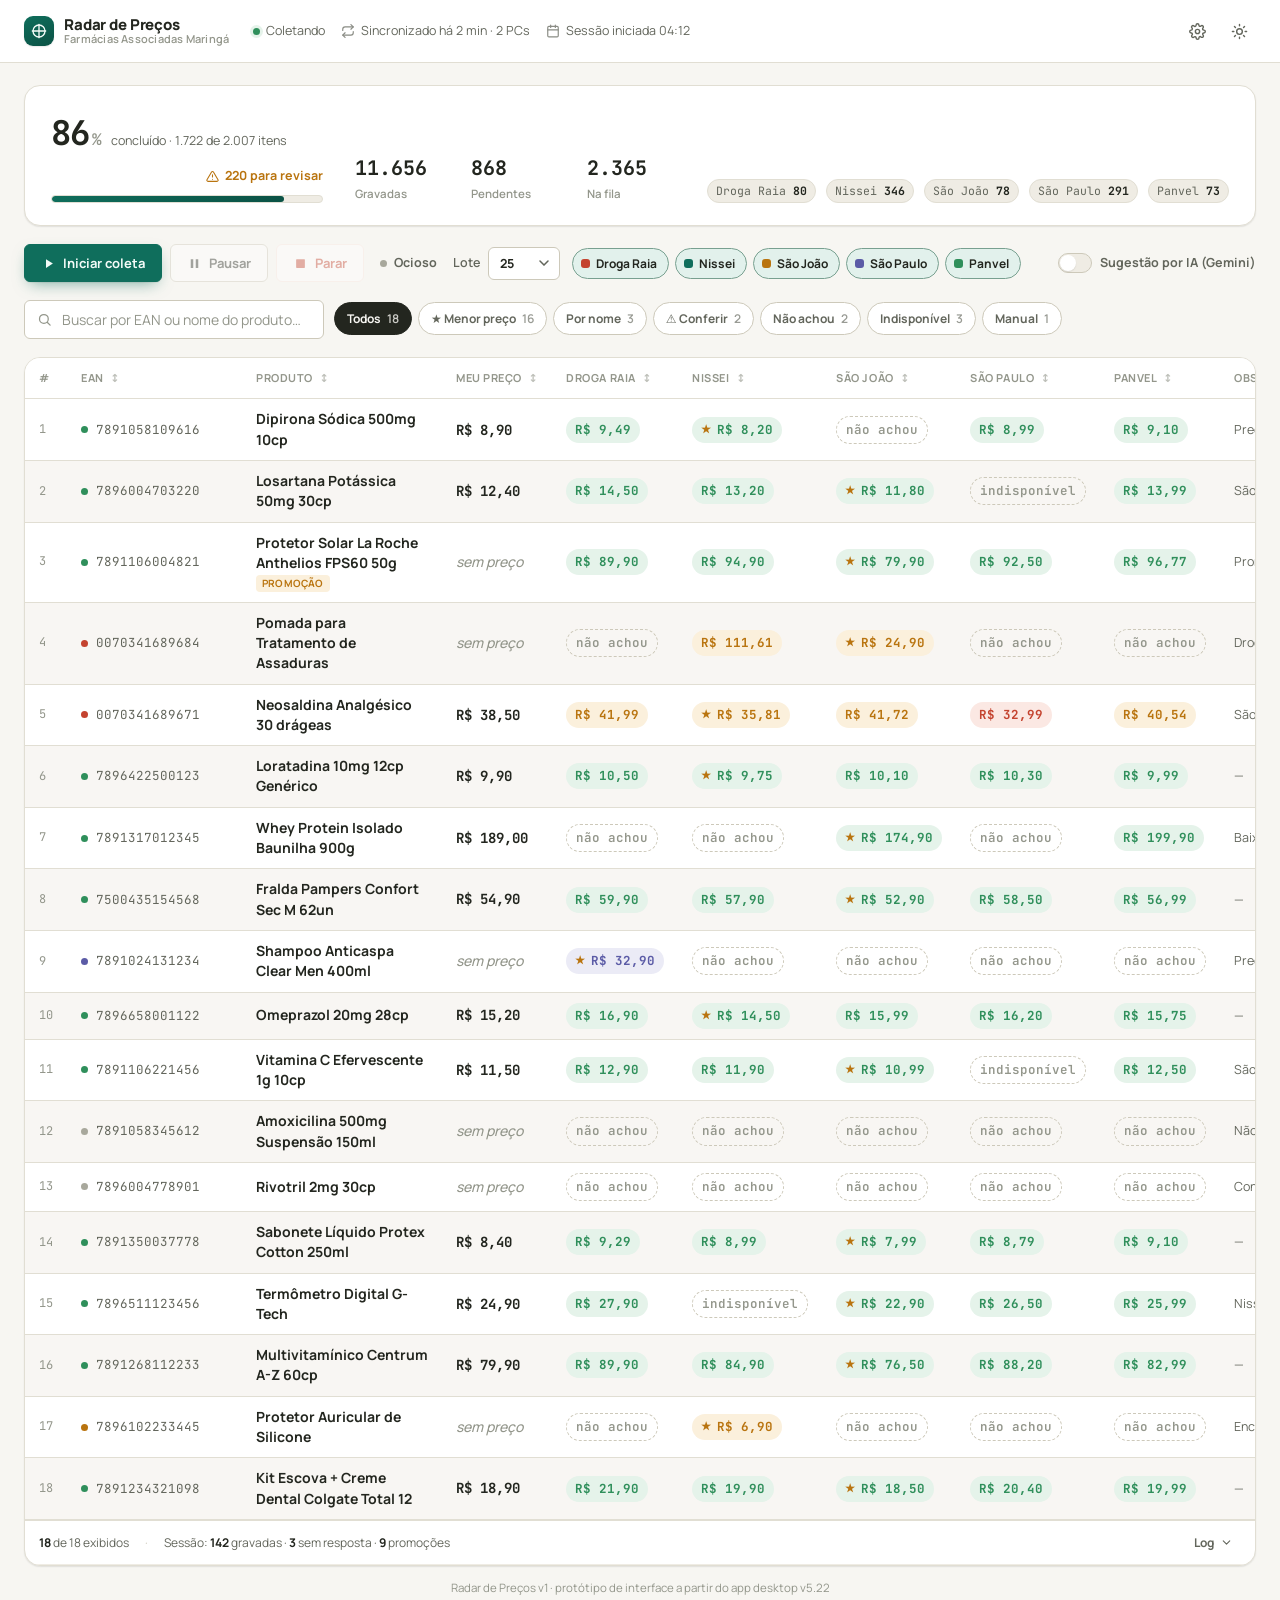
<file: consulta-precos-drogaraia/web/index.html>
<!doctype html>
<html lang="pt-BR">
<head>
<meta charset="UTF-8" />
<meta name="viewport" content="width=device-width, initial-scale=1" />
<title>Radar de Preços — Farmácias Associadas</title>
<link rel="preconnect" href="https://fonts.googleapis.com" />
<link rel="preconnect" href="https://fonts.gstatic.com" crossorigin />
<link href="https://fonts.googleapis.com/css2?family=Manrope:wght@500;700;800&family=JetBrains+Mono:wght@500;700&display=swap" rel="stylesheet" />
<link rel="stylesheet" href="styles.css" />
</head>
<body>
<div class="app">

  <!-- Topbar -->
  <header class="topbar">
    <div class="brand">
      <span class="brand-mark">
        <svg viewBox="0 0 24 24" fill="none" stroke="#f3fbf8" stroke-width="2" stroke-linecap="round" stroke-linejoin="round"><path d="M12 2v20M2 12h20"/><circle cx="12" cy="12" r="9"/></svg>
      </span>
      <div class="brand-text">
        <span class="brand-name">Radar de Preços</span>
        <span class="brand-sub">Farmácias Associadas Maringá</span>
      </div>
    </div>

    <div class="topbar-meta">
      <span class="meta-item"><span class="dot live" id="collectDot"></span> <span id="collectState">Coletando</span></span>
      <span class="meta-item">
        <svg viewBox="0 0 24 24" fill="none" stroke="currentColor" stroke-width="2" stroke-linecap="round" stroke-linejoin="round"><path d="M17 1l4 4-4 4"/><path d="M3 11V9a4 4 0 0 1 4-4h14"/><path d="M7 23l-4-4 4-4"/><path d="M21 13v2a4 4 0 0 1-4 4H3"/></svg>
        Sincronizado há 2 min · 2 PCs
      </span>
      <span class="meta-item">
        <svg viewBox="0 0 24 24" fill="none" stroke="currentColor" stroke-width="2" stroke-linecap="round" stroke-linejoin="round"><rect x="3" y="4" width="18" height="18" rx="2"/><path d="M16 2v4M8 2v4M3 10h18"/></svg>
        Sessão iniciada 04:12
      </span>
    </div>

    <div class="topbar-actions">
      <button class="icon-btn" title="Configurações" aria-label="Configurações">
        <svg viewBox="0 0 24 24" fill="none" stroke="currentColor" stroke-width="2" stroke-linecap="round" stroke-linejoin="round"><circle cx="12" cy="12" r="3"/><path d="M19.4 15a1.65 1.65 0 0 0 .33 1.82l.06.06a2 2 0 1 1-2.83 2.83l-.06-.06a1.65 1.65 0 0 0-1.82-.33 1.65 1.65 0 0 0-1 1.51V21a2 2 0 0 1-4 0v-.09A1.65 1.65 0 0 0 9 19.4a1.65 1.65 0 0 0-1.82.33l-.06.06a2 2 0 1 1-2.83-2.83l.06-.06a1.65 1.65 0 0 0 .33-1.82 1.65 1.65 0 0 0-1.51-1H3a2 2 0 0 1 0-4h.09A1.65 1.65 0 0 0 4.6 9a1.65 1.65 0 0 0-.33-1.82l-.06-.06a2 2 0 1 1 2.83-2.83l.06.06a1.65 1.65 0 0 0 1.82.33H9a1.65 1.65 0 0 0 1-1.51V3a2 2 0 0 1 4 0v.09a1.65 1.65 0 0 0 1 1.51 1.65 1.65 0 0 0 1.82-.33l.06-.06a2 2 0 1 1 2.83 2.83l-.06.06a1.65 1.65 0 0 0-.33 1.82V9a1.65 1.65 0 0 0 1.51 1H21a2 2 0 0 1 0 4h-.09a1.65 1.65 0 0 0-1.51 1z"/></svg>
      </button>
      <button class="icon-btn" id="themeToggle" title="Alternar tema" aria-label="Alternar tema claro/escuro">
        <svg id="iconSun" viewBox="0 0 24 24" fill="none" stroke="currentColor" stroke-width="2" stroke-linecap="round" stroke-linejoin="round"><circle cx="12" cy="12" r="4"/><path d="M12 2v2M12 20v2M4.9 4.9l1.4 1.4M17.7 17.7l1.4 1.4M2 12h2M20 12h2M4.9 19.1l1.4-1.4M17.7 6.3l1.4-1.4"/></svg>
        <svg id="iconMoon" viewBox="0 0 24 24" fill="none" stroke="currentColor" stroke-width="2" stroke-linecap="round" stroke-linejoin="round" style="display:none"><path d="M21 12.8A9 9 0 1 1 11.2 3 7 7 0 0 0 21 12.8z"/></svg>
      </button>
    </div>
  </header>

  <main class="main">

    <!-- Overview -->
    <section class="overview" aria-label="Resumo da coleta">
      <div class="overview-progress">
        <div class="overview-progress-head">
          <span class="overview-figure">86<small>%</small></span>
          <span class="overview-label">concluído · 1.722 de 2.007 itens</span>
          <span class="overview-review">
            <svg viewBox="0 0 24 24" fill="none" stroke="currentColor" stroke-width="2" stroke-linecap="round" stroke-linejoin="round"><path d="M12 9v4M12 17h.01M10.29 3.86L1.82 18a2 2 0 0 0 1.71 3h16.94a2 2 0 0 0 1.71-3L13.71 3.86a2 2 0 0 0-3.42 0z"/></svg>
            220 para revisar
          </span>
        </div>
        <div class="progress-track"><div class="progress-fill" id="progressFill"></div></div>
      </div>
      <div class="overview-stats">
        <div class="overview-stat"><span class="n">11.656</span><span class="l">Gravadas</span></div>
        <div class="overview-stat"><span class="n">868</span><span class="l">Pendentes</span></div>
        <div class="overview-stat"><span class="n">2.365</span><span class="l">Na fila</span></div>
      </div>
      <div class="pharmacy-tally">
        <span class="tally-chip">Droga Raia <b>80</b></span>
        <span class="tally-chip">Nissei <b>346</b></span>
        <span class="tally-chip">São João <b>78</b></span>
        <span class="tally-chip">São Paulo <b>291</b></span>
        <span class="tally-chip">Panvel <b>73</b></span>
      </div>
    </section>

    <!-- Controls -->
    <section class="controls" aria-label="Controles de coleta">
      <div class="run-controls">
        <button class="btn btn-primary" id="btnStart">
          <svg viewBox="0 0 24 24" fill="currentColor"><path d="M8 5v14l11-7z"/></svg>
          Iniciar coleta
        </button>
        <button class="btn" id="btnPause" disabled>
          <svg viewBox="0 0 24 24" fill="currentColor"><path d="M6 5h4v14H6zM14 5h4v14h-4z"/></svg>
          Pausar
        </button>
        <button class="btn btn-danger-ghost" id="btnStop" disabled>
          <svg viewBox="0 0 24 24" fill="currentColor"><rect x="5" y="5" width="14" height="14" rx="1"/></svg>
          Parar
        </button>
      </div>

      <span class="run-state" id="runState">
        <span class="dot" id="runDot"></span> Ocioso
      </span>

      <div class="field">
        Lote
        <select id="batchSize">
          <option>5</option>
          <option selected>25</option>
          <option>50</option>
          <option>100</option>
          <option>200</option>
          <option>500</option>
          <option>Tudo</option>
        </select>
      </div>

      <div class="pharmacy-toggles" aria-label="Farmácias consultadas">
        <label class="ph-toggle"><input type="checkbox" checked><span class="swatch" style="background:#c4432f"></span>Droga Raia</label>
        <label class="ph-toggle"><input type="checkbox" checked><span class="swatch" style="background:#0f6e5c"></span>Nissei</label>
        <label class="ph-toggle"><input type="checkbox" checked><span class="swatch" style="background:#b9740f"></span>São João</label>
        <label class="ph-toggle"><input type="checkbox" checked><span class="swatch" style="background:#5b5ba6"></span>São Paulo</label>
        <label class="ph-toggle"><input type="checkbox" checked><span class="swatch" style="background:#2f8f5b"></span>Panvel</label>
      </div>

      <label class="ai-toggle">
        <input type="checkbox" id="aiToggle">
        <span class="switch"></span>
        Sugestão por IA (Gemini)
      </label>
    </section>

    <!-- Filters -->
    <section class="filter-row" aria-label="Filtros de resultado">
      <div class="search-box">
        <svg viewBox="0 0 24 24" fill="none" stroke="currentColor" stroke-width="2" stroke-linecap="round" stroke-linejoin="round"><circle cx="11" cy="11" r="7"/><path d="M21 21l-4.3-4.3"/></svg>
        <input type="text" id="searchInput" placeholder="Buscar por EAN ou nome do produto…" />
      </div>
      <div class="chip-scroll" id="chipRow">
        <button class="chip active" data-filter="todos">Todos <span class="count" data-count="todos">0</span></button>
        <button class="chip" data-filter="menor-preco">★ Menor preço <span class="count" data-count="menor-preco">0</span></button>
        <button class="chip" data-filter="por-nome">Por nome <span class="count" data-count="por-nome">0</span></button>
        <button class="chip" data-filter="conferir">⚠ Conferir <span class="count" data-count="conferir">0</span></button>
        <button class="chip" data-filter="nao-achou">Não achou <span class="count" data-count="nao-achou">0</span></button>
        <button class="chip" data-filter="indisponivel">Indisponível <span class="count" data-count="indisponivel">0</span></button>
        <button class="chip" data-filter="manual">Manual <span class="count" data-count="manual">0</span></button>
      </div>
    </section>

    <!-- Table -->
    <section class="table-wrap">
      <div class="table-scroll">
        <table>
          <thead>
            <tr>
              <th class="col-num">#</th>
              <th class="col-ean" data-sort="ean">EAN <span class="arrow">↕</span></th>
              <th data-sort="produto">Produto <span class="arrow">↕</span></th>
              <th data-sort="meu">Meu preço <span class="arrow">↕</span></th>
              <th data-sort="raia">Droga Raia <span class="arrow">↕</span></th>
              <th data-sort="nissei">Nissei <span class="arrow">↕</span></th>
              <th data-sort="saojoao">São João <span class="arrow">↕</span></th>
              <th data-sort="saopaulo">São Paulo <span class="arrow">↕</span></th>
              <th data-sort="panvel">Panvel <span class="arrow">↕</span></th>
              <th class="col-obs">Observações</th>
            </tr>
          </thead>
          <tbody id="tableBody">
            <!-- rows injected by app.js -->
          </tbody>
        </table>
      </div>
      <div class="empty-state" id="emptyState">
        <svg viewBox="0 0 24 24" fill="none" stroke="currentColor" stroke-width="1.6" stroke-linecap="round" stroke-linejoin="round"><circle cx="11" cy="11" r="7"/><path d="M21 21l-4.3-4.3"/></svg>
        <strong>Nada por aqui</strong>
        <span>Nenhum item corresponde a esse filtro ou busca.</span>
      </div>

      <div class="statusbar">
        <span><strong id="visibleCount">18</strong> de 18 exibidos</span>
        <span class="sep">·</span>
        <span>Sessão: <strong>142</strong> gravadas · <strong>3</strong> sem resposta · <strong>9</strong> promoções</span>
        <span class="spacer"></span>
        <button class="log-toggle" id="logToggle">
          Log
          <svg viewBox="0 0 24 24" fill="none" stroke="currentColor" stroke-width="2" stroke-linecap="round" stroke-linejoin="round"><path d="M6 9l6 6 6-6"/></svg>
        </button>
      </div>

      <div class="log-drawer" id="logDrawer">
        <div class="log-inner" id="logInner">
          <div class="log-line"><span class="t">04:50:08</span><span>Fila de prioridade: 13 itens problemáticos vão primeiro</span></div>
          <div class="log-line"><span class="t">04:50:11</span><span class="ok-txt">São João: OK — 007034168967 encontrado por nome (R$ 41,72)</span></div>
          <div class="log-line"><span class="t">04:50:14</span><span class="warn-txt">Droga Raia: busca por nome também falhou para 007034168971</span></div>
          <div class="log-line"><span class="t">04:50:19</span><span class="err-txt">Panvel: timeout — Cloudflare detectou possível robô, entrando em quarentena (15 min)</span></div>
          <div class="log-line"><span class="t">04:50:23</span><span class="ok-txt">Nissei: promoção detectada — de R$ 114,90 por R$ 70,98</span></div>
        </div>
      </div>
    </section>

  </main>

  <footer class="made-with">Radar de Preços v1 · protótipo de interface a partir do app desktop v5.22</footer>
</div>

<script src="app.js"></script>
</body>
</html>
</file>
<file: consulta-precos-drogaraia/web/styles.css>
:root {
  --bg: #f7f6f2;
  --bg-elevated: #ffffff;
  --bg-sunken: #efece4;
  --text: #23261f;
  --text-muted: #63665c;
  --text-faint: #93968b;
  --border: #e1ded3;
  --border-strong: #cdc9ba;

  --accent: #0f6e5c;
  --accent-strong: #0b5245;
  --accent-tint: #e2f1ec;
  --accent-contrast: #f3fbf8;

  --ok: #2f8f5b;
  --ok-tint: #e5f3ea;
  --nome: #b9740f;
  --nome-tint: #fbf0dc;
  --divergente: #c4432f;
  --divergente-tint: #fbe8e3;
  --indisponivel: #6b6f7d;
  --indisponivel-tint: #eceef2;
  --manual: #5b5ba6;
  --manual-tint: #ebebf6;
  --ausente: #a8a89c;

  --shadow-sm: 0 1px 2px rgba(35, 38, 31, 0.06), 0 1px 1px rgba(35, 38, 31, 0.04);
  --shadow-md: 0 8px 24px -8px rgba(35, 38, 31, 0.18), 0 2px 6px rgba(35, 38, 31, 0.06);
  --shadow-lg: 0 24px 48px -16px rgba(35, 38, 31, 0.28);

  --radius-sm: 6px;
  --radius-md: 10px;
  --radius-lg: 16px;

  --font-ui: "Manrope", "Segoe UI", ui-sans-serif, system-ui, sans-serif;
  --font-data: "JetBrains Mono", ui-monospace, "Cascadia Code", Consolas, monospace;

  color-scheme: light;
}

:root[data-theme="dark"] {
  --bg: #14171a;
  --bg-elevated: #1c2023;
  --bg-sunken: #101315;
  --text: #e9ebe6;
  --text-muted: #a2a69c;
  --text-faint: #6d7168;
  --border: #2b302f;
  --border-strong: #3a403c;

  --accent: #3fb894;
  --accent-strong: #5fd0ad;
  --accent-tint: #16302a;
  --accent-contrast: #0c1513;

  --ok: #4cad78;
  --ok-tint: #17301f;
  --nome: #dba13e;
  --nome-tint: #332609;
  --divergente: #e26853;
  --divergente-tint: #3a1a14;
  --indisponivel: #9aa0b3;
  --indisponivel-tint: #262a33;
  --manual: #9f9fe0;
  --manual-tint: #26263f;
  --ausente: #565a54;

  --shadow-sm: 0 1px 2px rgba(0, 0, 0, 0.3);
  --shadow-md: 0 12px 28px -10px rgba(0, 0, 0, 0.55), 0 2px 8px rgba(0, 0, 0, 0.3);
  --shadow-lg: 0 28px 56px -18px rgba(0, 0, 0, 0.6);

  color-scheme: dark;
}

@media (prefers-color-scheme: dark) {
  :root:not([data-theme="light"]) {
    --bg: #14171a;
    --bg-elevated: #1c2023;
    --bg-sunken: #101315;
    --text: #e9ebe6;
    --text-muted: #a2a69c;
    --text-faint: #6d7168;
    --border: #2b302f;
    --border-strong: #3a403c;
    --accent: #3fb894;
    --accent-strong: #5fd0ad;
    --accent-tint: #16302a;
    --accent-contrast: #0c1513;
    --ok: #4cad78;
    --ok-tint: #17301f;
    --nome: #dba13e;
    --nome-tint: #332609;
    --divergente: #e2685f;
    --divergente-tint: #3a1a14;
    --indisponivel: #9aa0b3;
    --indisponivel-tint: #262a33;
    --manual: #9f9fe0;
    --manual-tint: #26263f;
    --ausente: #565a54;
    color-scheme: dark;
  }
}

* { box-sizing: border-box; }
html, body { height: 100%; }

body {
  margin: 0;
  background: var(--bg);
  color: var(--text);
  font-family: var(--font-ui);
  font-size: 14px;
  line-height: 1.45;
  -webkit-font-smoothing: antialiased;
  overflow-x: hidden;
}

::selection { background: #1a1a1a; color: #ffffff; }
:root[data-theme="dark"] ::selection { background: #f2f2f2; color: #1a1a1a; }
@media (prefers-color-scheme: dark) {
  :root:not([data-theme="light"]) ::selection { background: #f2f2f2; color: #1a1a1a; }
}

button, input, select { font-family: inherit; font-size: inherit; color: inherit; }

.app {
  display: flex;
  flex-direction: column;
  min-height: 100vh;
}

/* ---------- Topbar ---------- */

.topbar {
  display: flex;
  align-items: center;
  gap: 20px;
  padding: 14px 24px;
  background: var(--bg-elevated);
  border-bottom: 1px solid var(--border);
  position: sticky;
  top: 0;
  z-index: 30;
}

.brand {
  display: flex;
  align-items: center;
  gap: 10px;
  margin-right: 4px;
}

.brand-mark {
  width: 30px;
  height: 30px;
  border-radius: 9px;
  background: linear-gradient(155deg, var(--accent) 0%, var(--accent-strong) 100%);
  display: grid;
  place-items: center;
  flex-shrink: 0;
  box-shadow: var(--shadow-sm);
}

.brand-mark svg { width: 16px; height: 16px; }

.brand-text { display: flex; flex-direction: column; line-height: 1.15; }

.brand-name {
  font-weight: 800;
  font-size: 15px;
  letter-spacing: -0.01em;
}

.brand-sub {
  font-size: 11px;
  color: var(--text-faint);
  font-weight: 600;
  letter-spacing: 0.02em;
}

.topbar-meta {
  display: flex;
  align-items: center;
  gap: 16px;
  color: var(--text-muted);
  font-size: 12.5px;
  flex: 1;
  min-width: 0;
}

.meta-item { display: flex; align-items: center; gap: 6px; white-space: nowrap; }
.meta-item svg { width: 14px; height: 14px; flex-shrink: 0; opacity: 0.75; }

.dot {
  width: 7px; height: 7px; border-radius: 50%;
  background: var(--ausente);
  flex-shrink: 0;
}
.dot.live { background: var(--ok); box-shadow: 0 0 0 3px var(--ok-tint); animation: pulse 2.2s ease-in-out infinite; }
.dot.warn { background: var(--nome); box-shadow: 0 0 0 3px var(--nome-tint); }

@keyframes pulse {
  0%, 100% { box-shadow: 0 0 0 0 rgba(47, 143, 91, 0.35); }
  50% { box-shadow: 0 0 0 5px rgba(47, 143, 91, 0); }
}

.topbar-actions { display: flex; align-items: center; gap: 8px; }

.icon-btn {
  width: 34px; height: 34px;
  display: grid; place-items: center;
  border-radius: var(--radius-sm);
  border: 1px solid transparent;
  background: transparent;
  color: var(--text-muted);
  cursor: pointer;
  transition: background 0.15s ease, color 0.15s ease, border-color 0.15s ease;
}
.icon-btn:hover { background: var(--bg-sunken); color: var(--text); border-color: var(--border); }
.icon-btn svg { width: 17px; height: 17px; }

/* ---------- Layout ---------- */

.main {
  flex: 1;
  display: flex;
  flex-direction: column;
  padding: 22px 24px 0;
  gap: 18px;
  max-width: 1600px;
  width: 100%;
  margin: 0 auto;
}

/* ---------- Overview strip ---------- */

.overview {
  display: flex;
  align-items: flex-end;
  gap: 32px;
  padding: 22px 26px;
  background: var(--bg-elevated);
  border: 1px solid var(--border);
  border-radius: var(--radius-lg);
  box-shadow: var(--shadow-sm);
  flex-wrap: wrap;
}

.overview-progress { flex: 1; min-width: 260px; }

.overview-progress-head {
  display: flex;
  align-items: baseline;
  gap: 10px;
  margin-bottom: 10px;
  flex-wrap: wrap;
}

.overview-figure {
  font-family: var(--font-data);
  font-weight: 700;
  font-size: 34px;
  letter-spacing: -0.02em;
  color: var(--text);
}

.overview-figure small { font-size: 16px; color: var(--text-faint); font-weight: 600; margin-left: 2px; }

.overview-label {
  font-size: 12.5px;
  color: var(--text-muted);
}

.overview-review {
  margin-left: auto;
  font-size: 12.5px;
  color: var(--nome);
  font-weight: 700;
  display: flex;
  align-items: center;
  gap: 6px;
}
.overview-review svg { width: 13px; height: 13px; }

.progress-track {
  height: 8px;
  border-radius: 999px;
  background: var(--bg-sunken);
  overflow: hidden;
  border: 1px solid var(--border);
}

.progress-fill {
  height: 100%;
  border-radius: 999px;
  background: linear-gradient(90deg, var(--accent) 0%, var(--accent-strong) 100%);
  width: 0%;
  transition: width 0.9s cubic-bezier(0.16, 1, 0.3, 1);
}

.overview-stats {
  display: flex;
  gap: 28px;
  flex-wrap: wrap;
}

.overview-stat { min-width: 88px; }

.overview-stat .n {
  font-family: var(--font-data);
  font-weight: 700;
  font-size: 20px;
  display: block;
}

.overview-stat .l {
  font-size: 11.5px;
  color: var(--text-faint);
  font-weight: 600;
}

.pharmacy-tally {
  display: flex;
  gap: 10px;
  flex-wrap: wrap;
  align-items: center;
}

.tally-chip {
  font-family: var(--font-data);
  font-size: 11.5px;
  color: var(--text-muted);
  background: var(--bg-sunken);
  border: 1px solid var(--border);
  padding: 3px 8px;
  border-radius: 999px;
}
.tally-chip b { color: var(--text); font-weight: 700; }

/* ---------- Control bar ---------- */

.controls {
  display: flex;
  align-items: center;
  gap: 12px;
  flex-wrap: wrap;
}

.run-controls { display: flex; gap: 8px; }

.btn {
  display: inline-flex;
  align-items: center;
  gap: 7px;
  padding: 9px 16px;
  border-radius: var(--radius-sm);
  border: 1px solid var(--border-strong);
  background: var(--bg-elevated);
  color: var(--text);
  font-weight: 700;
  font-size: 13px;
  cursor: pointer;
  transition: transform 0.12s ease, box-shadow 0.15s ease, background 0.15s ease, border-color .15s ease;
}
.btn svg { width: 15px; height: 15px; }
.btn:hover { border-color: var(--text-faint); }
.btn:active { transform: translateY(1px); }

.btn-primary {
  background: var(--accent);
  border-color: var(--accent);
  color: var(--accent-contrast);
  box-shadow: 0 1px 0 rgba(0,0,0,0.05), 0 6px 16px -6px color-mix(in srgb, var(--accent) 60%, transparent);
}
.btn-primary:hover { background: var(--accent-strong); border-color: var(--accent-strong); }

.btn-danger-ghost { color: var(--divergente); border-color: var(--divergente-tint); }
.btn-danger-ghost:hover { background: var(--divergente-tint); border-color: var(--divergente); }

.btn[disabled] { opacity: 0.4; cursor: not-allowed; }
.btn[disabled]:hover { border-color: var(--border-strong); background: var(--bg-elevated); }

.run-state {
  display: flex;
  align-items: center;
  gap: 7px;
  font-size: 12.5px;
  font-weight: 700;
  color: var(--text-muted);
  padding: 0 4px;
}

.field {
  display: flex;
  align-items: center;
  gap: 8px;
  font-size: 12.5px;
  color: var(--text-muted);
  font-weight: 600;
}

select {
  appearance: none;
  background: var(--bg-elevated) url("data:image/svg+xml,%3Csvg xmlns='http://www.w3.org/2000/svg' width='10' height='6' viewBox='0 0 10 6'%3E%3Cpath d='M1 1l4 4 4-4' stroke='%2363665c' stroke-width='1.5' fill='none' stroke-linecap='round'/%3E%3C/svg%3E") no-repeat right 10px center;
  border: 1px solid var(--border-strong);
  border-radius: var(--radius-sm);
  padding: 7px 28px 7px 11px;
  font-weight: 700;
  color: var(--text);
  cursor: pointer;
}
select:focus-visible, .btn:focus-visible, .icon-btn:focus-visible, input:focus-visible, .chip:focus-visible {
  outline: 2px solid var(--accent);
  outline-offset: 2px;
}

.pharmacy-toggles {
  display: flex;
  gap: 6px;
  flex-wrap: wrap;
}

.ph-toggle {
  display: inline-flex;
  align-items: center;
  gap: 6px;
  padding: 6px 11px 6px 8px;
  border-radius: 999px;
  border: 1px solid var(--border-strong);
  background: var(--bg-elevated);
  font-size: 12px;
  font-weight: 700;
  color: var(--text-muted);
  cursor: pointer;
  user-select: none;
  transition: all 0.15s ease;
}
.ph-toggle input { display: none; }
.ph-toggle .swatch {
  width: 9px; height: 9px; border-radius: 3px; flex-shrink: 0;
}
.ph-toggle:has(input:checked) {
  background: var(--accent-tint);
  border-color: color-mix(in srgb, var(--accent) 45%, var(--border-strong));
  color: var(--text);
}

.ai-toggle {
  display: inline-flex;
  align-items: center;
  gap: 8px;
  font-size: 12.5px;
  font-weight: 700;
  color: var(--text-muted);
  cursor: pointer;
  margin-left: auto;
}

.switch {
  width: 34px; height: 20px;
  border-radius: 999px;
  background: var(--bg-sunken);
  border: 1px solid var(--border-strong);
  position: relative;
  transition: background 0.15s ease;
  flex-shrink: 0;
}
.switch::after {
  content: "";
  position: absolute;
  top: 1px; left: 1px;
  width: 16px; height: 16px;
  border-radius: 50%;
  background: var(--bg-elevated);
  box-shadow: var(--shadow-sm);
  transition: transform 0.18s cubic-bezier(0.16, 1, 0.3, 1);
}
.ai-toggle input { display: none; }
.ai-toggle input:checked ~ .switch { background: var(--accent); border-color: var(--accent); }
.ai-toggle input:checked ~ .switch::after { transform: translateX(14px); background: #fff; }

/* ---------- Filters + search ---------- */

.filter-row {
  display: flex;
  align-items: center;
  gap: 10px;
  flex-wrap: wrap;
}

.search-box {
  display: flex;
  align-items: center;
  gap: 8px;
  padding: 8px 12px;
  border: 1px solid var(--border-strong);
  border-radius: var(--radius-sm);
  background: var(--bg-elevated);
  min-width: 240px;
  flex: 0 1 300px;
}
.search-box svg { width: 15px; height: 15px; color: var(--text-faint); flex-shrink: 0; }
.search-box input { border: none; background: transparent; outline: none; width: 100%; color: var(--text); }
.search-box input::placeholder { color: var(--text-faint); }

.chip-scroll {
  display: flex;
  gap: 6px;
  overflow-x: auto;
  flex: 1;
  padding-bottom: 2px;
}
.chip-scroll::-webkit-scrollbar { height: 4px; }
.chip-scroll::-webkit-scrollbar-thumb { background: var(--border-strong); border-radius: 4px; }

.chip {
  display: inline-flex;
  align-items: center;
  gap: 6px;
  padding: 7px 12px;
  border-radius: 999px;
  border: 1px solid var(--border-strong);
  background: var(--bg-elevated);
  font-size: 12px;
  font-weight: 700;
  color: var(--text-muted);
  cursor: pointer;
  white-space: nowrap;
  transition: all 0.15s ease;
}
.chip:hover { border-color: var(--text-faint); color: var(--text); }
.chip.active { background: var(--text); border-color: var(--text); color: var(--bg); }
.chip .count { opacity: 0.65; font-weight: 600; }
.chip.active .count { opacity: 0.8; }

/* ---------- Table ---------- */

.table-wrap {
  background: var(--bg-elevated);
  border: 1px solid var(--border);
  border-radius: var(--radius-lg);
  box-shadow: var(--shadow-sm);
  overflow: hidden;
  display: flex;
  flex-direction: column;
  flex: 1;
  min-height: 0;
}

.table-scroll {
  overflow: auto;
  flex: 1;
  min-height: 320px;
}

table {
  border-collapse: collapse;
  width: 100%;
  min-width: 1080px;
}

thead th {
  position: sticky;
  top: 0;
  z-index: 5;
  background: var(--bg-elevated);
  text-align: left;
  font-size: 11px;
  text-transform: uppercase;
  letter-spacing: 0.05em;
  color: var(--text-faint);
  font-weight: 700;
  padding: 12px 14px;
  border-bottom: 1px solid var(--border);
  cursor: pointer;
  user-select: none;
  white-space: nowrap;
}
thead th:hover { color: var(--text-muted); }
thead th.sorted { color: var(--accent); }
thead th .arrow { display: inline-block; margin-left: 4px; opacity: 0.6; }

thead th.col-num { width: 44px; }
thead th.col-ean { width: 168px; }
thead th.col-obs { min-width: 220px; }

tbody tr {
  border-bottom: 1px solid var(--border);
  transition: background 0.12s ease;
}
tbody tr:nth-child(even) { background: color-mix(in srgb, var(--bg-sunken) 45%, transparent); }
tbody tr:hover { background: var(--accent-tint); }
tbody tr.row-hidden { display: none; }

td { padding: 10px 14px; vertical-align: middle; }

.td-num { color: var(--text-faint); font-family: var(--font-data); font-size: 12px; }

.status-dot { width: 7px; height: 7px; border-radius: 50%; display: inline-block; margin-right: 8px; flex-shrink: 0; }
.status-dot.st-ok { background: var(--ok); }
.status-dot.st-nome { background: var(--nome); }
.status-dot.st-divergente { background: var(--divergente); }
.status-dot.st-indisponivel { background: var(--indisponivel); }
.status-dot.st-manual { background: var(--manual); }
.status-dot.st-nao { background: var(--ausente); }

.cell-ean {
  display: flex;
  align-items: center;
  font-family: var(--font-data);
  font-size: 12.5px;
  color: var(--text-muted);
}

.cell-product { min-width: 200px; }
.product-name { font-weight: 700; color: var(--text); }
.product-flags { display: flex; gap: 5px; margin-top: 2px; }
.flag {
  font-size: 10px;
  font-weight: 700;
  padding: 1px 6px;
  border-radius: 4px;
  letter-spacing: 0.02em;
}
.flag.promo { background: var(--nome-tint); color: var(--nome); }

.price-cell {
  display: inline-flex;
  align-items: center;
  gap: 6px;
  font-family: var(--font-data);
  font-weight: 700;
  font-size: 12.5px;
  padding: 4px 9px;
  border-radius: 999px;
  white-space: nowrap;
}
.price-cell .star { color: var(--nome); font-size: 11px; }
.price-cell.st-ok { background: var(--ok-tint); color: var(--ok); }
.price-cell.st-nome { background: var(--nome-tint); color: var(--nome); }
.price-cell.st-divergente { background: var(--divergente-tint); color: var(--divergente); }
.price-cell.st-indisponivel { background: var(--indisponivel-tint); color: var(--indisponivel); }
.price-cell.st-manual { background: var(--manual-tint); color: var(--manual); }
.price-cell.st-nao { background: transparent; color: var(--text-faint); font-weight: 600; border: 1px dashed var(--border-strong); }

.mine-price {
  font-family: var(--font-data);
  font-weight: 700;
  color: var(--text);
}
.mine-empty { color: var(--text-faint); font-style: italic; font-weight: 500; }

.cell-actions { display: inline-flex; gap: 2px; margin-left: 6px; opacity: 0; transition: opacity 0.12s ease; }
tr:hover .cell-actions, td:hover .cell-actions { opacity: 1; }
.mini-btn {
  width: 22px; height: 22px;
  display: grid; place-items: center;
  border-radius: 5px;
  border: none;
  background: transparent;
  color: var(--text-faint);
  cursor: pointer;
}
.mini-btn:hover { background: var(--bg-sunken); color: var(--text); }
.mini-btn svg { width: 12px; height: 12px; }

.cell-obs {
  color: var(--text-muted);
  font-size: 12.5px;
  max-width: 280px;
  overflow: hidden;
  text-overflow: ellipsis;
  white-space: nowrap;
}

/* ---------- Empty state ---------- */

.empty-state {
  display: none;
  flex-direction: column;
  align-items: center;
  justify-content: center;
  gap: 10px;
  padding: 60px 20px;
  color: var(--text-faint);
  text-align: center;
}
.empty-state.show { display: flex; }
.empty-state svg { width: 34px; height: 34px; opacity: 0.5; }
.empty-state strong { color: var(--text-muted); font-size: 14px; }

/* ---------- Footer / status bar ---------- */

.statusbar {
  display: flex;
  align-items: center;
  gap: 16px;
  padding: 9px 14px;
  border-top: 1px solid var(--border);
  font-size: 12px;
  color: var(--text-muted);
  flex-wrap: wrap;
}
.statusbar strong { color: var(--text); }
.statusbar .sep { color: var(--border-strong); }
.statusbar .spacer { flex: 1; }

.log-toggle {
  display: inline-flex;
  align-items: center;
  gap: 6px;
  background: transparent;
  border: none;
  color: var(--text-muted);
  font-weight: 700;
  cursor: pointer;
  padding: 4px 8px;
  border-radius: 6px;
}
.log-toggle:hover { background: var(--bg-sunken); color: var(--text); }
.log-toggle svg { width: 13px; height: 13px; transition: transform 0.2s ease; }
.log-toggle.open svg { transform: rotate(180deg); }

/* ---------- Log drawer ---------- */

.log-drawer {
  max-height: 0;
  overflow: hidden;
  background: var(--bg-sunken);
  border-top: 1px solid transparent;
  transition: max-height 0.28s cubic-bezier(0.16, 1, 0.3, 1), border-color 0.28s ease;
}
.log-drawer.open { max-height: 220px; border-color: var(--border); }

.log-inner {
  padding: 12px 20px;
  font-family: var(--font-data);
  font-size: 12px;
  color: var(--text-muted);
  height: 220px;
  overflow-y: auto;
}
.log-line { padding: 3px 0; display: flex; gap: 10px; }
.log-line .t { color: var(--text-faint); flex-shrink: 0; }
.log-line .ok-txt { color: var(--ok); }
.log-line .warn-txt { color: var(--nome); }
.log-line .err-txt { color: var(--divergente); }

footer.made-with {
  padding: 14px 24px 22px;
  text-align: center;
  color: var(--text-faint);
  font-size: 11.5px;
}

/* ---------- Responsive ---------- */

@media (max-width: 900px) {
  .topbar-meta { display: none; }
  .overview { gap: 20px; }
  .main { padding: 16px 14px 0; }
  .ai-toggle { margin-left: 0; }
}
</file>
